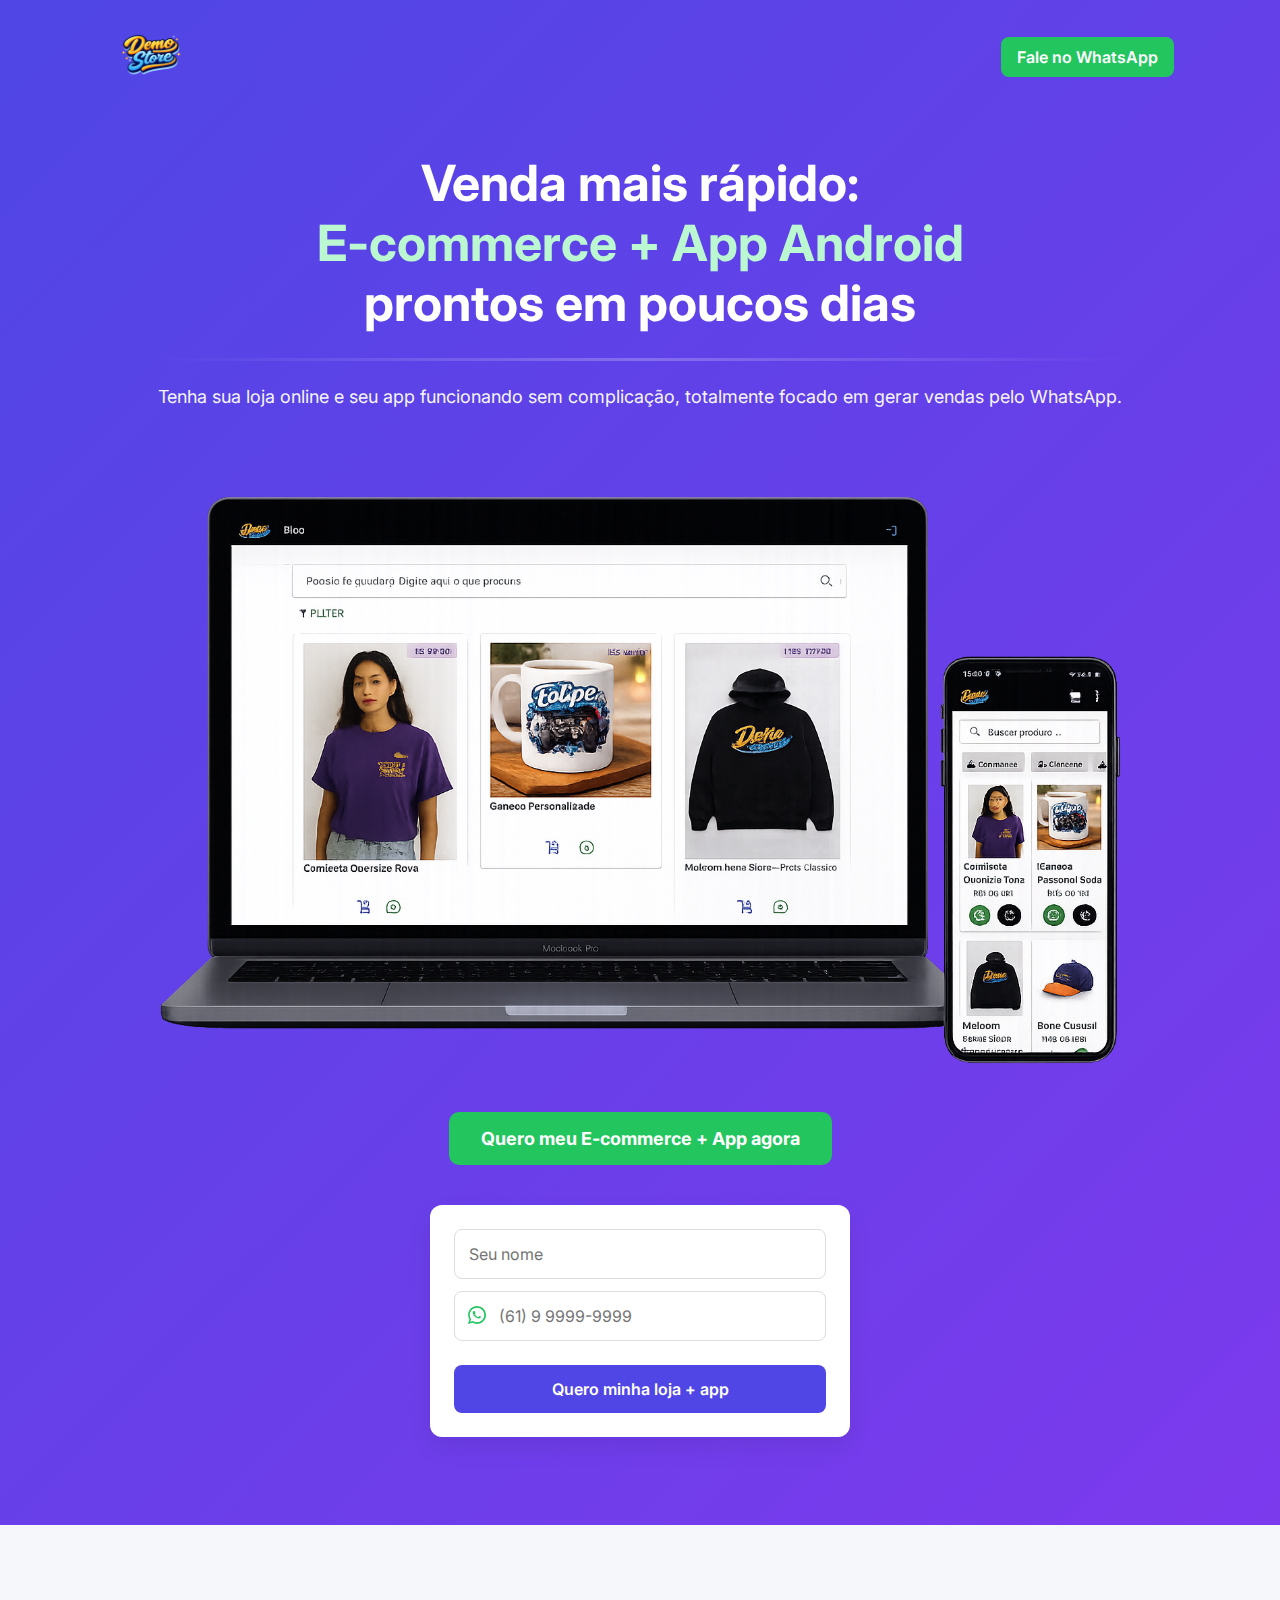
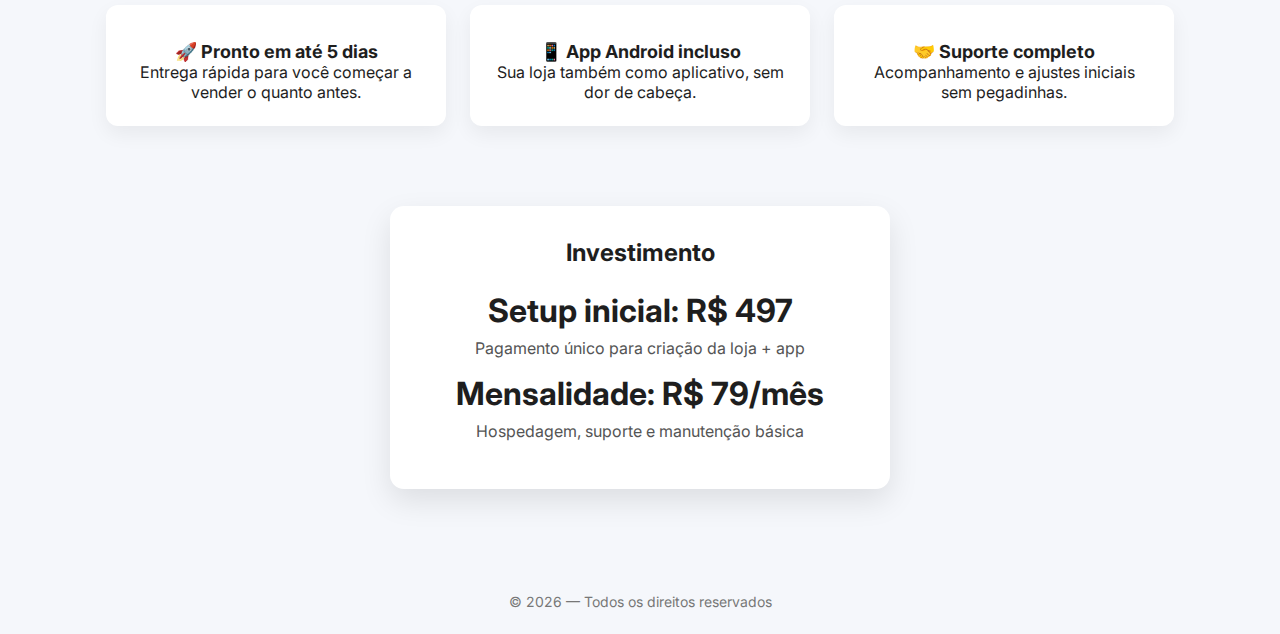
<file: index.html>
<!DOCTYPE html>
<html lang="pt-BR">

<head>
    <meta charset="UTF-8" />
    <meta name="viewport" content="width=device-width, initial-scale=1.0" />
    <title>E-commerce + App Android | Venda Mais Rápido</title>

    <meta name="description"
        content="Tenha seu e-commerce e app Android prontos em poucos dias. Página focada em WhatsApp, simples e profissional." />

    <link rel="preconnect" href="https://fonts.googleapis.com">
    <link rel="preconnect" href="https://fonts.gstatic.com" crossorigin>
    <link href="https://fonts.googleapis.com/css2?family=Inter:wght@400;600;700&display=swap" rel="stylesheet">
    <link rel="stylesheet" href="css/style.css">
    <script src="javascript/scripts.js"></script>
</head>

<body>
    <header>
        <div class="container">
            <div class="header-top">
                <div class="logo">
                    <img src="./images/logo.png" alt="logo"></img>
                </div>
                <a class="whatsapp-btn" href="https://wa.me/556191865680" target="_blank">
                    Fale no WhatsApp
                </a>
            </div>

            <div class="hero">
                <h1>
                    Venda mais rápido:<br>
                    <span>E-commerce + App Android</span><br>
                    prontos em poucos dias
                </h1>
                <hr class="custom-divider">
                <p>
                    Tenha sua loja online e seu app funcionando sem complicação,
                    totalmente focado em gerar vendas pelo WhatsApp.
                </p>


                <!-- Substitua pela imagem mockup -->
                <img src="./images/mockup.png" alt="E-commerce e App Android" />
                <a class="cta-main" href="https://wa.me/556191865680" target="_blank">
                    Quero meu E-commerce + App agora
                </a>

                <div class="form-box">
                    <input id="name" type="text" placeholder="Seu nome" />
                    <div class="input-group">
                        <span class="icon">
                            <!-- ícone WhatsApp (SVG leve) -->
                            <svg xmlns="http://www.w3.org/2000/svg" width="18" height="18" viewBox="0 0 24 24"
                                fill="#22c55e">
                                <path
                                    d="M20.52 3.48A11.86 11.86 0 0012.06 0C5.46 0 .18 5.28.18 11.88a11.8 11.8 0 001.68 6.06L0 24l6.24-1.62a11.86 11.86 0 005.82 1.5h.06c6.6 0 11.88-5.28 11.88-11.88a11.86 11.86 0 00-3.48-8.52zM12.12 21.6a9.7 9.7 0 01-4.98-1.38l-.36-.24-3.72.96.99-3.6-.24-.36a9.66 9.66 0 01-1.5-5.1c0-5.34 4.32-9.66 9.66-9.66a9.6 9.6 0 016.84 2.82 9.6 9.6 0 012.82 6.84c0 5.34-4.32 9.66-9.66 9.66zm5.34-7.26c-.3-.15-1.74-.87-2.01-.96-.27-.09-.45-.15-.63.15-.18.3-.72.96-.9 1.14-.15.18-.33.21-.63.06-.3-.15-1.29-.48-2.46-1.53-.9-.81-1.5-1.83-1.68-2.13-.18-.3-.02-.45.13-.6.13-.13.3-.33.45-.48.15-.15.18-.27.27-.45.09-.18.03-.33-.03-.48-.06-.15-.63-1.5-.87-2.04-.24-.57-.48-.48-.63-.48h-.54c-.18 0-.48.06-.72.33-.24.27-.93.9-.93 2.22 0 1.32.96 2.58 1.08 2.76.15.18 1.89 2.88 4.56 4.05.63.27 1.11.42 1.5.54.63.21 1.2.18 1.65.12.51-.06 1.74-.72 1.98-1.41.24-.69.24-1.29.18-1.41-.06-.12-.24-.18-.54-.33z" />
                            </svg>
                        </span>

                        <input id="whatsapp" type="tel" placeholder="(61) 9 9999-9999" maxlength="16"
                            inputmode="numeric" autocomplete="off" />
                    </div>
                    <button onclick="enviarWhatsapp()">Quero minha loja + app</button>
                </div>

            </div>
        </div>
    </header>

    <main class="container">

        <section class="features">
            <div class="feature">
                <h3>🚀 Pronto em até 5 dias</h3>
                <p>Entrega rápida para você começar a vender o quanto antes.</p>
            </div>

            <div class="feature">
                <h3>📱 App Android incluso</h3>
                <p>Sua loja também como aplicativo, sem dor de cabeça.</p>
            </div>

            <div class="feature">
                <h3>🤝 Suporte completo</h3>
                <p>Acompanhamento e ajustes iniciais sem pegadinhas.</p>
            </div>
        </section>

        <section class="pricing">
            <h2>Investimento</h2>
            <div class="price">Setup inicial: R$ 497</div>
            <p>Pagamento único para criação da loja + app</p>

            <div class="price">Mensalidade: R$ 79/mês</div>
            <p>Hospedagem, suporte e manutenção básica</p>
        </section>

    </main>

    <footer>
        © 2026 — Todos os direitos reservados
    </footer>

</body>

</html>
</file>
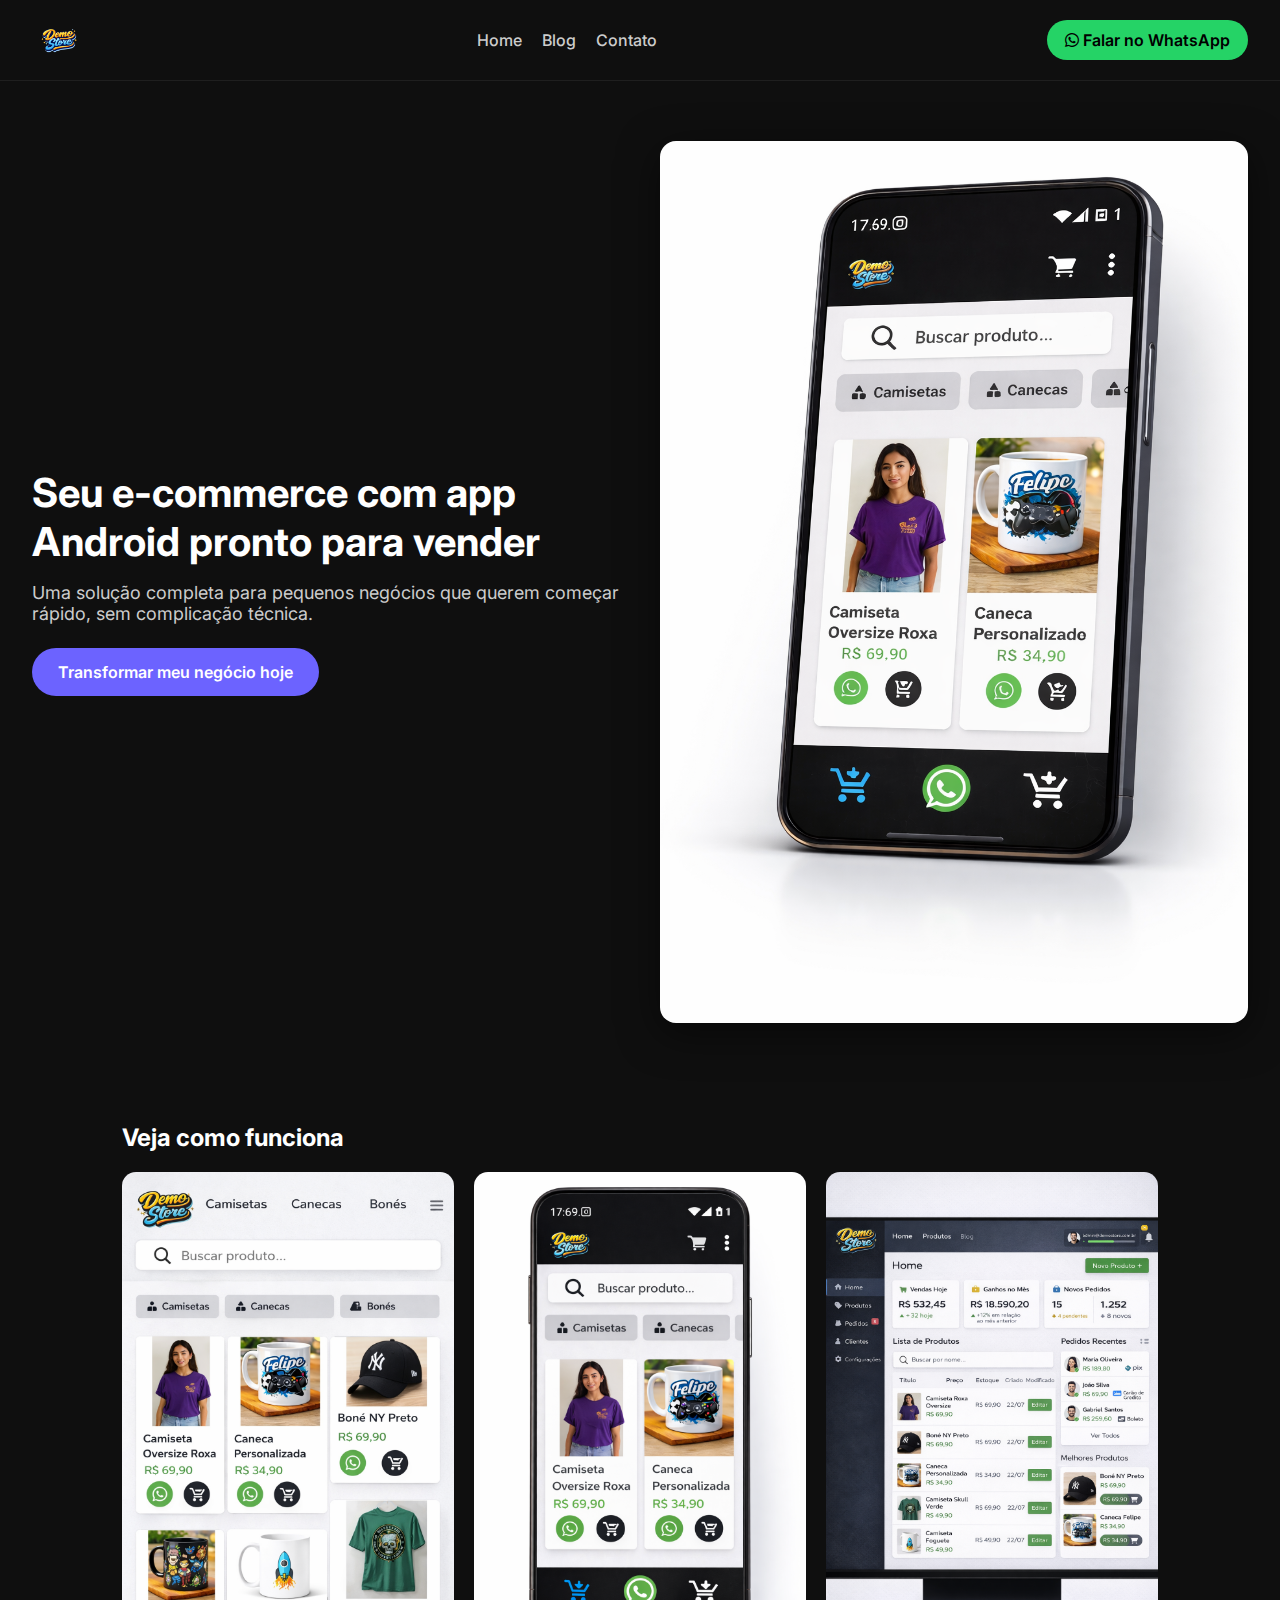
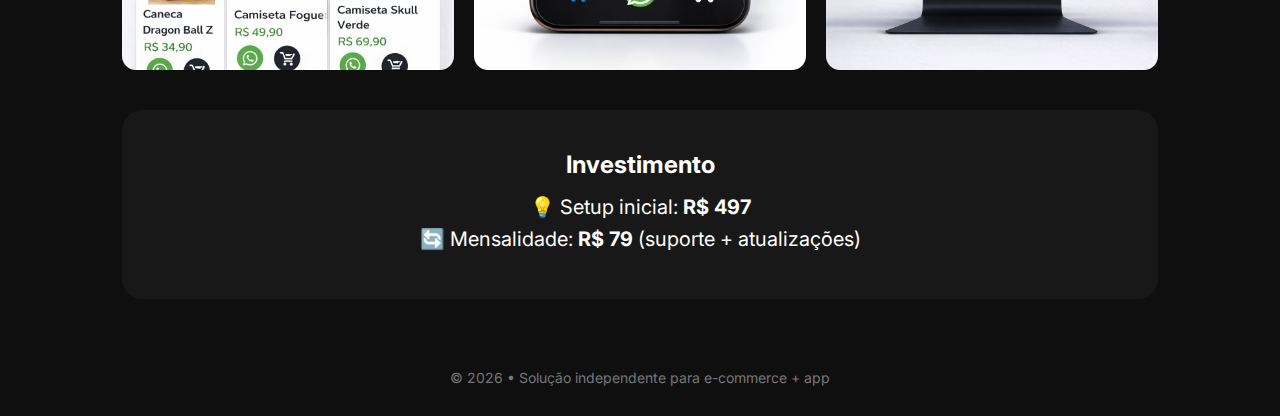
<file: Olderindex.html>
<!DOCTYPE html>
<html lang="pt-BR">

<head>
    <meta charset="UTF-8" />
    <meta name="viewport" content="width=device-width, initial-scale=1.0" />
    <title>E-commerce + App Pronto</title>

    <link href="https://fonts.googleapis.com/css2?family=Inter:wght@400;600;700&display=swap" rel="stylesheet">
    <link rel="stylesheet" href="https://cdnjs.cloudflare.com/ajax/libs/font-awesome/6.5.1/css/all.min.css">

    <style>
        * {
            margin: 0;
            padding: 0;
            box-sizing: border-box;
            font-family: 'Inter', sans-serif;
        }

        body {
            background: #0f0f0f;
            color: #fff;
        }

        header {
            display: flex;
            justify-content: space-between;
            align-items: center;
            padding: 20px 32px;
            border-bottom: 1px solid #1f1f1f;
        }

        header img {
            height: 36px;
        }

        nav {
            display: flex;
            align-items: center;
            gap: 20px;
        }

        nav a {
            color: #ccc;
            text-decoration: none;
            font-weight: 500;
            transition: color .2s ease;
        }

        nav a:hover {
            color: #fff;
        }

        .btn-whats {
            background: #25d366;
            color: #000;
            padding: 10px 18px;
            border-radius: 999px;
            text-decoration: none;
            font-weight: 600;
        }

        .hero {
            display: grid;
            grid-template-columns: 1fr 1fr;
            gap: 40px;
            padding: 60px 32px;
            align-items: center;
        }

        .hero h1 {
            font-size: 40px;
            margin-bottom: 16px;
        }

        .hero p {
            color: #ccc;
            margin-bottom: 24px;
            font-size: 18px;
        }

        .hero .cta {
            display: inline-block;
            background: #6c63ff;
            padding: 14px 26px;
            border-radius: 999px;
            text-decoration: none;
            color: #fff;
            font-weight: 600;
        }

        .hero img {
            width: 100%;
            border-radius: 16px;
            box-shadow: 0 10px 40px rgba(0, 0, 0, .5);
        }

        .section {
            padding: 40px 32px;
            max-width: 1100px;
            margin: auto;
        }

        .prints {
            display: grid;
            grid-template-columns: repeat(auto-fit, minmax(220px, 1fr));
            gap: 20px;
        }

        .prints img {
            width: 100%;
            border-radius: 14px;
        }

        .pricing {
            background: #181818;
            padding: 40px;
            border-radius: 20px;
            text-align: center;
            margin-top: 40px;
        }

        .pricing h2 {
            margin-bottom: 16px;
        }

        .pricing p {
            font-size: 20px;
            margin: 8px 0;
        }

        footer {
            text-align: center;
            padding: 30px;
            font-size: 14px;
            color: #777;
        }

        @media (max-width: 768px) {
            .hero {
                grid-template-columns: 1fr;
                text-align: center;
            }
        }
    </style>
</head>

<body>

    <header>
        <!-- TROQUE PELO SEU LOGO -->
        <img src="./images/logo.png" alt="Logo">


        <nav>
            <a href="#home">Home</a>
            <a href="https://demo-store-six-zeta.vercel.app/menagementPage/pageView/1">Blog</a>
            <a href="#contato">Contato</a>

        </nav>
        <a class="btn-whats" href="https://wa.me/556191865680" target="_blank">
            <i class="fa-brands fa-whatsapp"></i> Falar no WhatsApp
        </a>

    </header>

    <section class="hero">
        <div>
            <h1>Seu e-commerce com app Android pronto para vender</h1>
            <p>
                Uma solução completa para pequenos negócios que querem começar rápido,
                sem complicação técnica.
            </p>
            <a class="cta" href="https://wa.me/556191865680" target="_blank">
                Transformar meu negócio hoje
            </a>
        </div>

        <!-- IMAGEM DO MOCKUP -->
        <img src="./images/preview-app.png" alt="Preview do App">
    </section>

    <section class="section">
        <h2 style="margin-bottom:20px;">Veja como funciona</h2>

        <div class="prints">
            <img src="./images/print1.png" alt="Print ecommerce">
            <img src="./images/print2.png" alt="Print app">
            <img src="./images/print3.png" alt="Print painel">
        </div>

        <div class="pricing">
            <h2>Investimento</h2>
            <p>💡 Setup inicial: <strong>R$ 497</strong></p>
            <p>🔄 Mensalidade: <strong>R$ 79</strong> (suporte + atualizações)</p>
        </div>
    </section>

    <footer>
        © 2026 • Solução independente para e-commerce + app
    </footer>

</body>

</html>
</file>
<file: css/style.css>
* {
            margin: 0;
            padding: 0;
            box-sizing: border-box;
            font-family: 'Inter', sans-serif;
        }

        body {
            background: #f5f7fb;
            color: #1e1e1e;
        }

        a {
            text-decoration: none;
        }

        /* HEADER */
        header {
            background: linear-gradient(135deg, #4f46e5, #7c3aed);
            padding: 24px;
            color: #fff;
        }

        .container {
            max-width: 1100px;
            margin: auto;
            padding: 0 16px;
        }

        .header-top {
            display: flex;
            justify-content: space-between;
            align-items: center;
        }

        .logo {
            font-weight: 700;
            font-size: 20px;
        }

        .logo img {
            max-height: 60px;
            width: auto;
        }

        .whatsapp-btn {
            background: #22c55e;
            color: #fff;
            padding: 10px 16px;
            border-radius: 8px;
            font-weight: 600;
        }

        /* HERO */
        .hero {
            text-align: center;
            padding: 64px 16px;
        }

        .hero h1 {
            font-size: 50px;
            font-weight: 700;
            margin-bottom: 16px;
        }

        .hero h1 span {
            color: #bbf7d0;
        }

        hr.custom-divider {
            border: none;
            height: 3px;
            width: 95%;
            margin: 25px auto;
            opacity: 0.95;
            background: linear-gradient(to right,
                    rgba(116, 115, 115, 0),
                    rgba(253, 251, 251, 0.25),
                    rgba(3, 3, 3, 0));
        }

        .hero p {
            font-size: 18px;
            opacity: 0.95;
            margin-bottom: 10px;
        }

        .hero img {
            max-width: 100%;
            margin: 0px 0;
        }

        .cta-main {
            display: inline-block;
            background: #22c55e;
            color: #fff;
            padding: 16px 32px;
            font-size: 18px;
            border-radius: 10px;
            font-weight: 700;
        }

        /* FORM */
        .form-box {
            background: #fff;
            max-width: 420px;
            margin: 40px auto 0;
            padding: 24px;
            border-radius: 12px;
            box-shadow: 0 10px 25px rgba(0, 0, 0, 0.08);
        }

        .form-box input {
            width: 100%;
            padding: 14px;
            margin-bottom: 12px;
            border-radius: 8px;
            border: 1px solid #ddd;
            font-size: 16px;
        }

        .form-box button {
            width: 100%;
            background: #4f46e5;
            color: #fff;
            padding: 14px;
            border: none;
            border-radius: 8px;
            font-size: 16px;
            font-weight: 600;
            cursor: pointer;
        }

        .input-group {
            position: relative;
            margin-bottom: 12px;
        }

        .input-group input {
            width: 100%;
            padding: 14px 14px 14px 44px;
            border-radius: 8px;
            border: 1px solid #ddd;
            font-size: 16px;
        }

        .input-group .icon {
            position: absolute;
            left: 14px;
            top: 40%;
            transform: translateY(-50%);
            display: flex;
            align-items: center;
            pointer-events: none;
        }

        /* FEATURES */
        .features {
            display: grid;
            grid-template-columns: repeat(auto-fit, minmax(220px, 1fr));
            gap: 24px;
            margin: 80px auto;
            text-align: center;
        }

        .feature {
            background: #fff;
            padding: 24px;
            border-radius: 12px;
            box-shadow: 0 8px 20px rgba(0, 0, 0, 0.06);
        }

        .feature h3 {
            margin-top: 12px;
            font-size: 18px;
        }

        /* PRICING */
        .pricing {
            background: #fff;
            max-width: 500px;
            margin: 0 auto 80px;
            padding: 32px;
            border-radius: 14px;
            box-shadow: 0 12px 30px rgba(0, 0, 0, 0.1);
            text-align: center;
        }

        .pricing h2 {
            margin-bottom: 24px;
        }

        .price {
            font-size: 32px;
            font-weight: 700;
            margin-bottom: 8px;
        }

        .pricing p {
            margin-bottom: 16px;
            color: #555;
        }

        footer {
            text-align: center;
            padding: 24px;
            font-size: 14px;
            color: #777;
        }

        @media (max-width: 768px) {
            .hero h1 {
                font-size: 28px;
            }
        }
</file>
